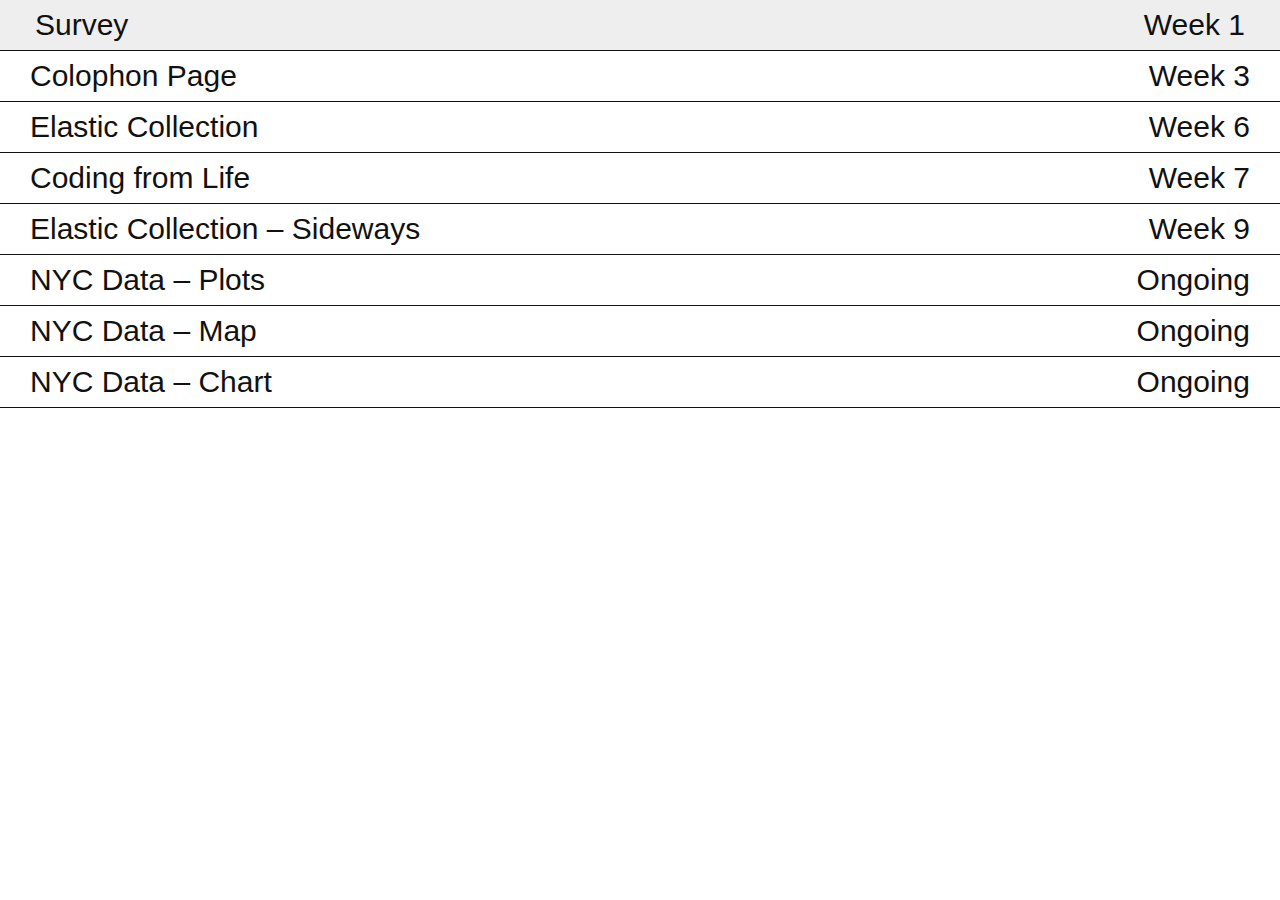
<file: index.html>
<!DOCTYPE html>
<html lang="en">
<head>
  <meta charset="UTF-8">
  <meta http-equiv="X-UA-Compatible" content="IE=edge">
  <meta name="viewport" content="width=device-width, initial-scale=1.0">
  <link rel="stylesheet" href="reset.css">
  <link rel="stylesheet" href="style.css">
  <title>Core 2 Portfolio</title>
</head>
<body>
  <ul>
    <li>
      <a href="week-1/index.html"></a>
      <span class="work-title">Survey</span>
      <span class="work-week">Week 1</span>
    </li>
    <li>
      <a href="colophon/index.html"></a>
      <span class="work-title">Colophon Page</span>
      <span class="work-week">Week 3</span>
    </li>
    <li>
      <a href="project-2/index.html"></a>
      <span class="work-title">Elastic Collection</span>
      <span class="work-week">Week 6</span>
    </li>
		<li>
      <a href="coding-from-life/index.html"></a>
      <span class="work-title">Coding from Life</span>
      <span class="work-week">Week 7</span>
    </li>
		<li>
      <a href="project-2-sideways/index.html"></a>
      <span class="work-title">Elastic Collection – Sideways</span>
      <span class="work-week">Week 9</span>
    </li>
		<li>
      <a href="project-3/index.html"></a>
      <span class="work-title">NYC Data – Plots</span>
      <span class="work-week">Ongoing</span>
    </li>
		<li>
      <a href="project-3-map/index.html"></a>
      <span class="work-title">NYC Data – Map</span>
      <span class="work-week">Ongoing</span>
    </li>
		<li>
      <a href="project-3-chart/index.html"></a>
      <span class="work-title">NYC Data – Chart</span>
      <span class="work-week">Ongoing</span>
    </li>
  </ul>
</body>
</html>
</file>
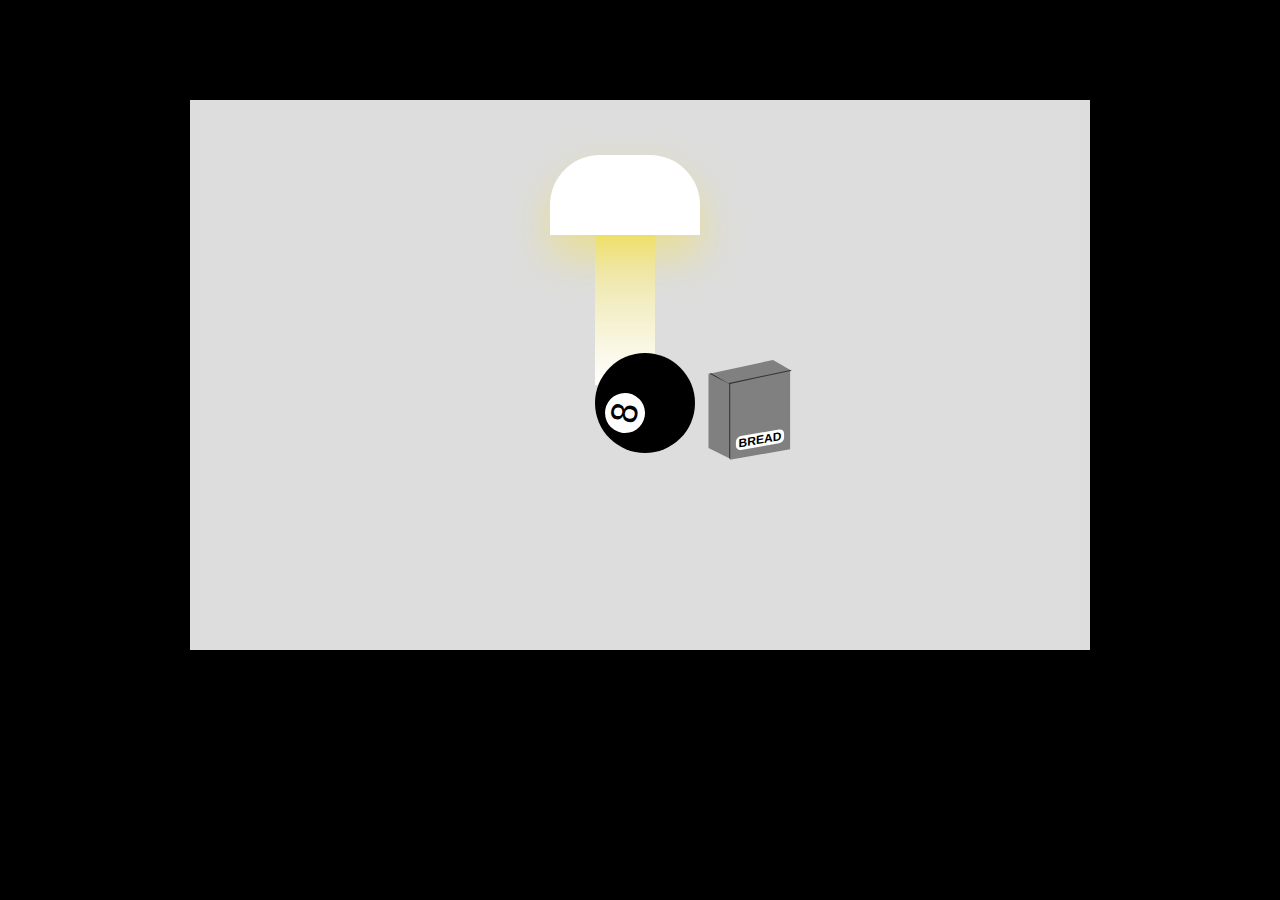
<file: coding-from-life/index.html>
<!DOCTYPE html>
<html>

<head>
	<title>Coding from Life</title>
	<meta charset="utf-8" />
	<link rel="stylesheet" href="base.css" type="text/css" />
	<link rel="stylesheet" href="styles.css" type="text/css" />
</head>

<body>

  <div class="canvas">

		<div id="lamp">
			<div id="lamp-top"></div>
			<div id="lamp-base"></div>
			<div id="lamp-glow"></div>
		</div>

		<div id="magic8ball"></div>

		<div id="bread">
			<div id="bread-label">BREAD</div>
		</div>

  </div>

</body>

</html>
</file>
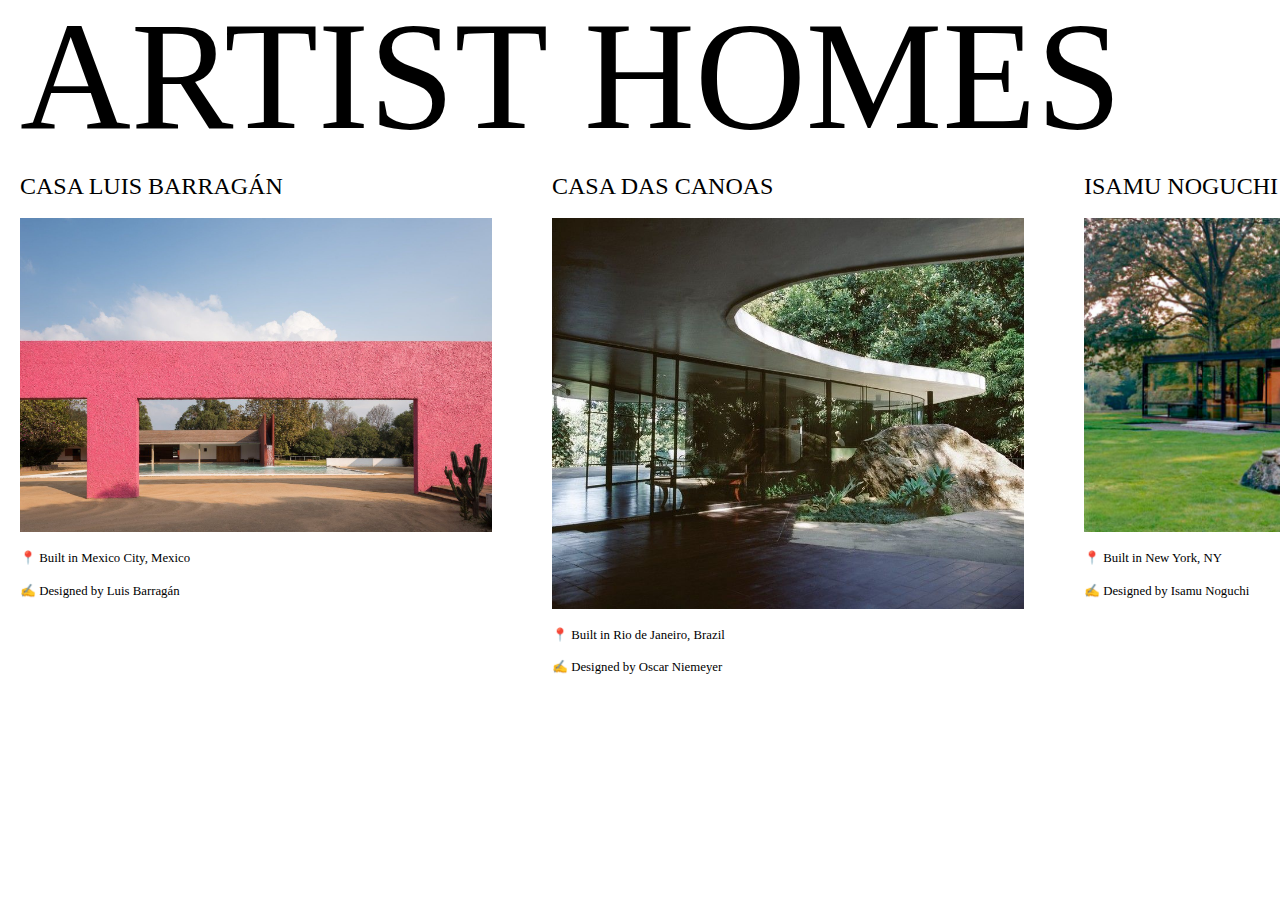
<file: project-2-sideways/index.html>
<!DOCTYPE html>
<html lang="en">
<head>
    <meta charset="UTF-8">
    <meta http-equiv="X-UA-Compatible" content="IE=edge">
    <meta name="viewport" content="width=device-width, initial-scale=1.0">
    <title> Artist Homes</title>
    <link href="assets/reset.css" rel="stylesheet">
    <link href="assets/styles.css" rel="stylesheet">
    <script defer src="assets/scripts.js"></script>
</head>
<body>
    <h1>Artist Homes</h1>
    <ul id="collection"></ul>
</body>
</html>
</file>
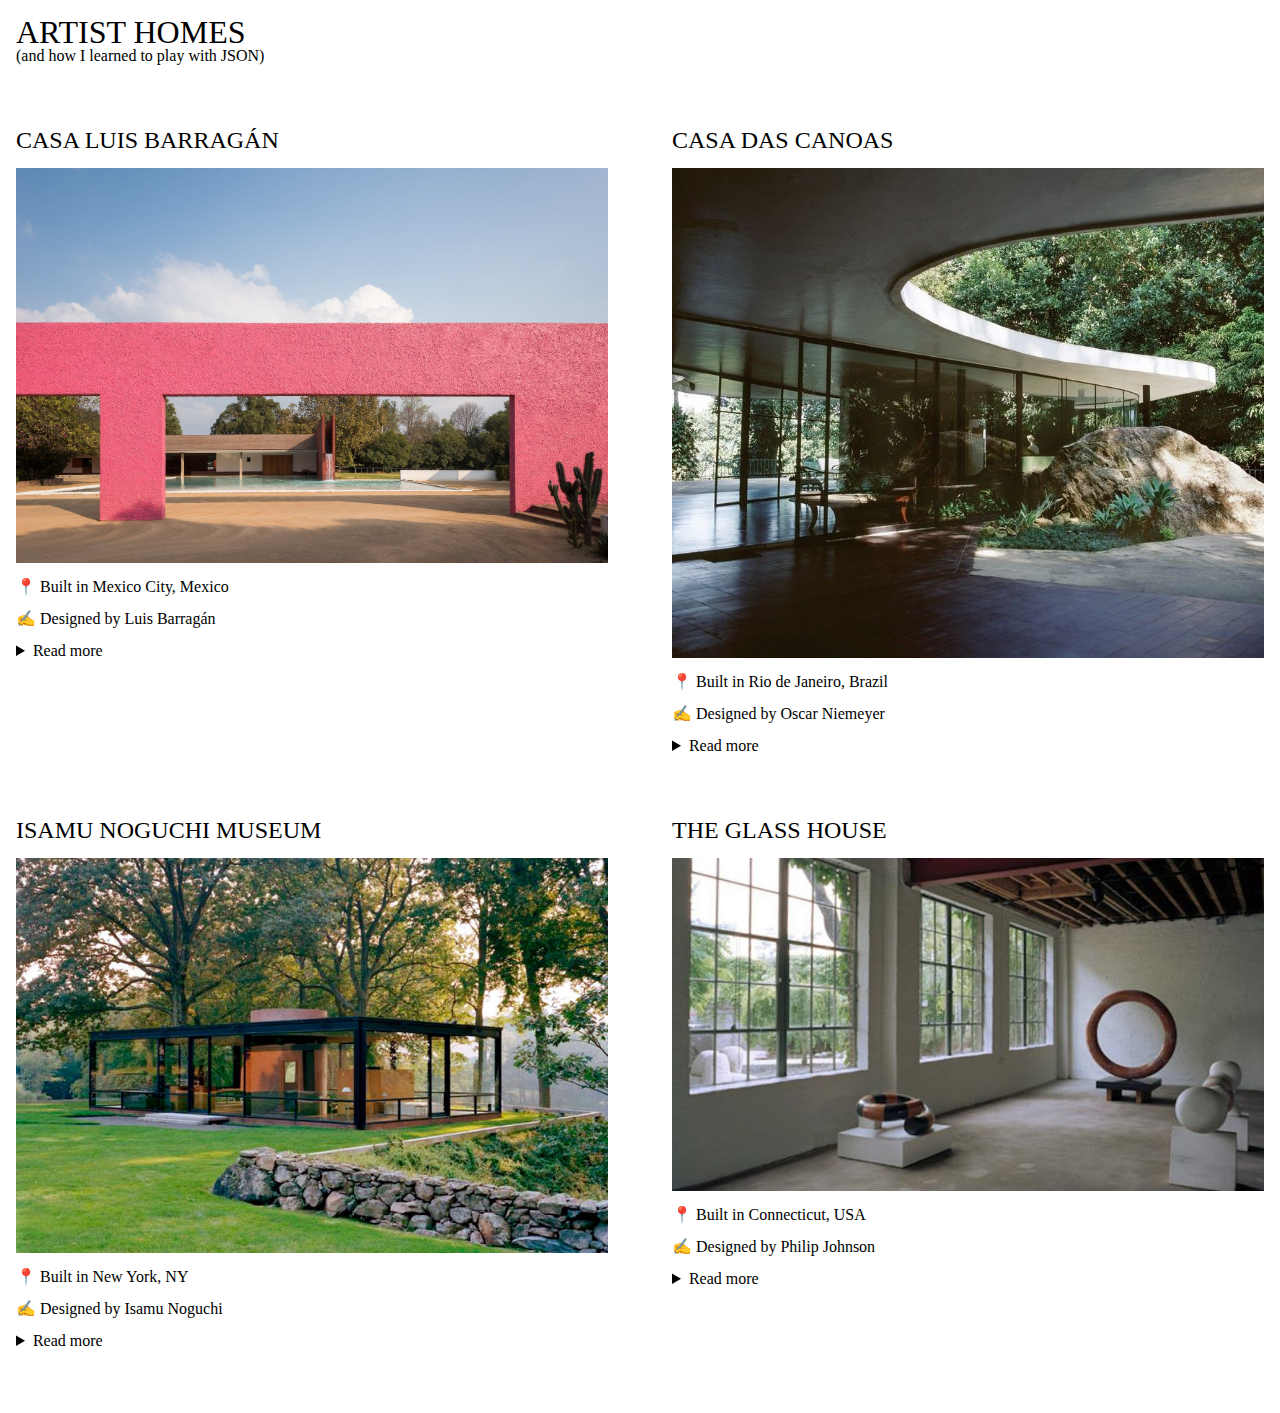
<file: project-2/index.html>
<!DOCTYPE html>
<html lang="en">
<head>
    <meta charset="UTF-8">
    <meta http-equiv="X-UA-Compatible" content="IE=edge">
    <meta name="viewport" content="width=device-width, initial-scale=1.0">
    <title> Artist Homes</title>
    <link href="assets/reset.css" rel="stylesheet">
    <link href="assets/styles.css" rel="stylesheet">
    <script defer src="assets/scripts.js"></script>
</head>
<body>
    <h1>Artist Homes</h1>
    <p>(and how I learned to play with JSON)</p>
    <ul id="collection"></ul>
</body>
</html>
</file>
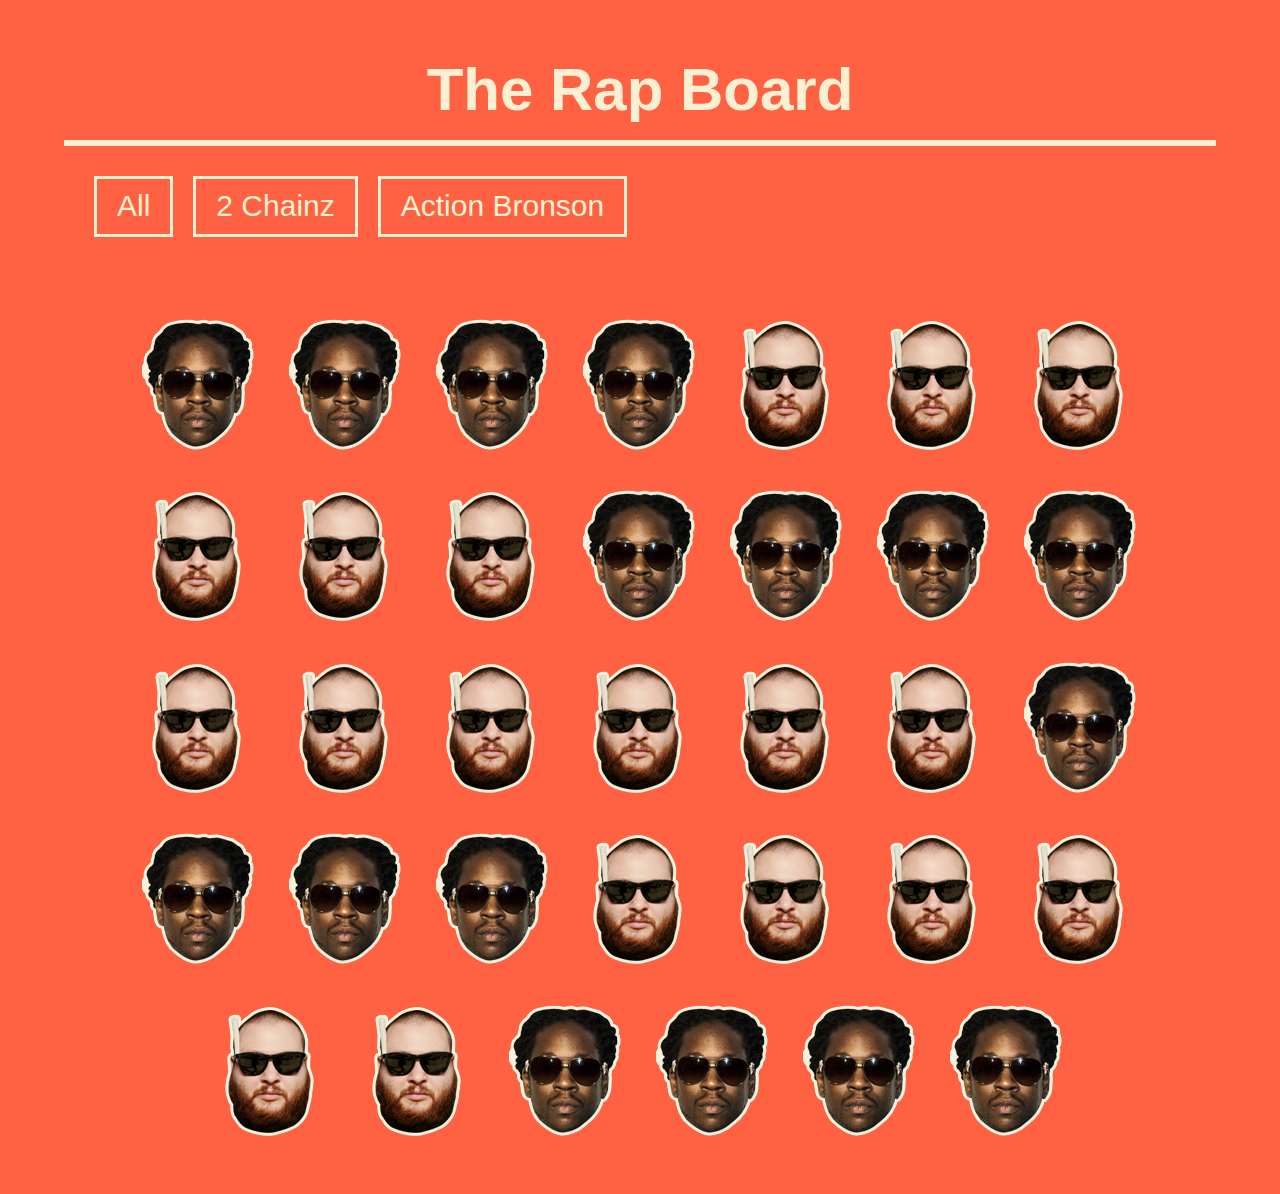
<file: rappers/index.html>
<!DOCTYPE html>
<html lang="en">
<head>
    <meta charset="UTF-8">
    <meta http-equiv="X-UA-Compatible" content="IE=edge">
    <meta name="viewport" content="width=device-width, initial-scale=1.0">
    <title>The Rap Board</title>
    <link rel="stylesheet" href="reset.css">
    <link rel="stylesheet" href="style.css">
    <script defer src="script.js"></script>
</head>
<body>


    <main>

        <header>
            <h1>The Rap Board</h1>
        </header>

        <nav>
            <button class="filter-button" data-filter="All">All</button>
            <button class="filter-button" data-filter="2 Chainz">2 Chainz</button>
            <button class="filter-button" data-filter="Action Bronson">Action Bronson</button>
        </nav>
        
        <section class="grid">
            <button class="grid-item" data-filter="2 Chainz">
                <img src="media/2chainz.png" alt="2 Chainz">
                <audio src="media/2chainz.ogg"></audio>
            </button>
            <button class="grid-item" data-filter="2 Chainz">
                <img src="media/2chainz.png" alt="2 Chainz">
                <audio src="media/2chainz.ogg"></audio>
            </button>
            <button class="grid-item" data-filter="2 Chainz">
                <img src="media/2chainz.png" alt="2 Chainz">
                <audio src="media/2chainz.ogg"></audio>
            </button>
            <button class="grid-item" data-filter="2 Chainz">
                <img src="media/2chainz.png" alt="2 Chainz">
                <audio src="media/2chainz.ogg"></audio>
            </button>
            <button class="grid-item" data-filter="Action Bronson">
                <img src="media/actionbronson.png" alt="Action Bronson">
                <audio src="media/actionbronson.ogg"></audio>
            </button>
            <button class="grid-item" data-filter="Action Bronson">
                <img src="media/actionbronson.png" alt="Action Bronson">
                <audio src="media/actionbronson.ogg"></audio>
            </button>
            <button class="grid-item" data-filter="Action Bronson">
                <img src="media/actionbronson.png" alt="Action Bronson">
                <audio src="media/actionbronson.ogg"></audio>
            </button>
            <button class="grid-item" data-filter="Action Bronson">
                <img src="media/actionbronson.png" alt="Action Bronson">
                <audio src="media/actionbronson.ogg"></audio>
            </button>
            <button class="grid-item" data-filter="Action Bronson">
                <img src="media/actionbronson.png" alt="Action Bronson">
                <audio src="media/actionbronson.ogg"></audio>
            </button>
            <button class="grid-item" data-filter="Action Bronson">
                <img src="media/actionbronson.png" alt="Action Bronson">
                <audio src="media/actionbronson.ogg"></audio>
            </button>
            <button class="grid-item" data-filter="2 Chainz">
                <img src="media/2chainz.png" alt="2 Chainz">
                <audio src="media/2chainz.ogg"></audio>
            </button>
            <button class="grid-item" data-filter="2 Chainz">
                <img src="media/2chainz.png" alt="2 Chainz">
                <audio src="media/2chainz.ogg"></audio>
            </button>
            <button class="grid-item" data-filter="2 Chainz">
                <img src="media/2chainz.png" alt="2 Chainz">
                <audio src="media/2chainz.ogg"></audio>
            </button>
            <button class="grid-item" data-filter="2 Chainz">
                <img src="media/2chainz.png" alt="2 Chainz">
                <audio src="media/2chainz.ogg"></audio>
            </button>
            <button class="grid-item" data-filter="Action Bronson">
                <img src="media/actionbronson.png" alt="Action Bronson">
                <audio src="media/actionbronson.ogg"></audio>
            </button>
            <button class="grid-item" data-filter="Action Bronson">
                <img src="media/actionbronson.png" alt="Action Bronson">
                <audio src="media/actionbronson.ogg"></audio>
            </button>
            <button class="grid-item" data-filter="Action Bronson">
                <img src="media/actionbronson.png" alt="Action Bronson">
                <audio src="media/actionbronson.ogg"></audio>
            </button>
            <button class="grid-item" data-filter="Action Bronson">
                <img src="media/actionbronson.png" alt="Action Bronson">
                <audio src="media/actionbronson.ogg"></audio>
            </button>
            <button class="grid-item" data-filter="Action Bronson">
                <img src="media/actionbronson.png" alt="Action Bronson">
                <audio src="media/actionbronson.ogg"></audio>
            </button>
            <button class="grid-item" data-filter="Action Bronson">
                <img src="media/actionbronson.png" alt="Action Bronson">
                <audio src="media/actionbronson.ogg"></audio>
            </button>
            <button class="grid-item" data-filter="2 Chainz">
                <img src="media/2chainz.png" alt="2 Chainz">
                <audio src="media/2chainz.ogg"></audio>
            </button>
            <button class="grid-item" data-filter="2 Chainz">
                <img src="media/2chainz.png" alt="2 Chainz">
                <audio src="media/2chainz.ogg"></audio>
            </button>
            <button class="grid-item" data-filter="2 Chainz">
                <img src="media/2chainz.png" alt="2 Chainz">
                <audio src="media/2chainz.ogg"></audio>
            </button>
            <button class="grid-item" data-filter="2 Chainz">
                <img src="media/2chainz.png" alt="2 Chainz">
                <audio src="media/2chainz.ogg"></audio>
            </button>
            <button class="grid-item" data-filter="Action Bronson">
                <img src="media/actionbronson.png" alt="Action Bronson">
                <audio src="media/actionbronson.ogg"></audio>
            </button>
            <button class="grid-item" data-filter="Action Bronson">
                <img src="media/actionbronson.png" alt="Action Bronson">
                <audio src="media/actionbronson.ogg"></audio>
            </button>
            <button class="grid-item" data-filter="Action Bronson">
                <img src="media/actionbronson.png" alt="Action Bronson">
                <audio src="media/actionbronson.ogg"></audio>
            </button>
            <button class="grid-item" data-filter="Action Bronson">
                <img src="media/actionbronson.png" alt="Action Bronson">
                <audio src="media/actionbronson.ogg"></audio>
            </button>
            <button class="grid-item" data-filter="Action Bronson">
                <img src="media/actionbronson.png" alt="Action Bronson">
                <audio src="media/actionbronson.ogg"></audio>
            </button>
            <button class="grid-item" data-filter="Action Bronson">
                <img src="media/actionbronson.png" alt="Action Bronson">
                <audio src="media/actionbronson.ogg"></audio>
            </button>
            <button class="grid-item" data-filter="2 Chainz">
                <img src="media/2chainz.png" alt="2 Chainz">
                <audio src="media/2chainz.ogg"></audio>
            </button>
            <button class="grid-item" data-filter="2 Chainz">
                <img src="media/2chainz.png" alt="2 Chainz">
                <audio src="media/2chainz.ogg"></audio>
            </button>
            <button class="grid-item" data-filter="2 Chainz">
                <img src="media/2chainz.png" alt="2 Chainz">
                <audio src="media/2chainz.ogg"></audio>
            </button>
            <button class="grid-item" data-filter="2 Chainz">
                <img src="media/2chainz.png" alt="2 Chainz">
                <audio src="media/2chainz.ogg"></audio>
            </button>

        </section>

    </main>

</body>
</html>
</file>
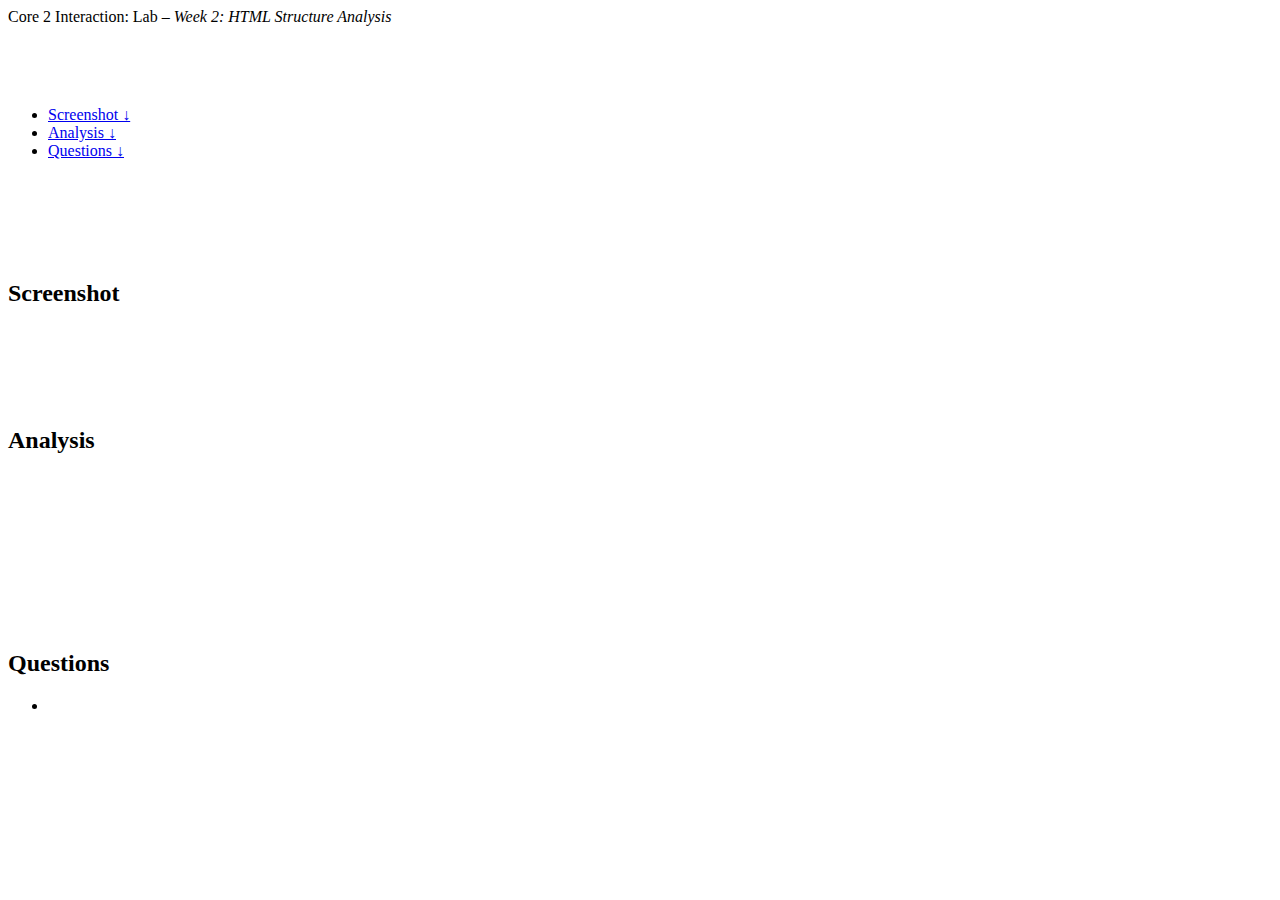
<file: colophon/html-css-structure-analysis.html>
<!DOCTYPE html>
<html>
  <head>
    <meta charset="utf-8">

    <title>Html Structure Analysis</title>

    <!-- Adds: an internal stylesheet. -->
    <style>
      section { margin-top: 120px; }
      #table-of-contents { margin: 80px 0; }
      .flex {
        display: flex;
        flex-wrap: wrap;
        gap: 40px;
      }
    </style>
  </head>
  <body>
    <header>
      Core 2 Interaction: Lab –&nbsp;<em>Week 2: HTML Structure Analysis</em>
    </header>
    <section id="table-of-contents">
      <ul>
        <li><a href="#screenshot">Screenshot ↓</a></li>
        <li><a href="#analysis">Analysis ↓</a></li>
        <li><a href="#questions">Questions ↓</a></li>
      </ul>
    </section>
    <section id="screenshot">
      <h2>Screenshot</h2>
      <!-- TODO: Add image tag with src attribute references your screenshot. -->
    </section>
    <section id="analysis">
      <h2>Analysis</h2>
      <div class="flex">
        <div>
          <pre id="analysis--simplified-html">
          <!-- TODO: Replace with your version of a simplified structure -->
          </pre>
        </div>
        <div id="analysis--text">
          <!-- TODO: <p>Write a response!</p> -->
        </div>
      </div>
    </section>
    <section id="analysis--questions">
      <h2>Questions</h2>
      <ul>
        <li>
          <!-- TODO: Ask some questions! -->
        </li>
      </ul>
    </section>
  </body>
</html>
</file>
<file: style.css>
body {
    font-family: sans-serif;
    font-size: 30px;
    font-weight: 100;
    color: #111;
}

li {
    position: relative;
    display: inline-block;
    width: 100%;
    padding: 10px 30px;
    border-bottom: 1px solid currentColor;
    display: flex;
    justify-content: space-between;
    align-items: center;
    transition: background-color .3s;
}

li:hover {
    background-color: #eee;
}

li a {
   position: absolute;
   top: 0;
   left: 0;
   right: 0;
   bottom: 0;
	 z-index: 1;
}

.work-title,
.work-week {
    transition: transform .3s;
}

li:hover .work-title {
    transform: translateX(5px);
}

li:hover .work-week {
    transform: translateX(-5px);
}
</file>
<file: coding-from-life/base.css>
* {
	box-sizing: border-box;
}

body {
	background: black;
	margin: 0;
}

.canvas {
	max-width: 900px;
	height: 550px;
	margin: 100px auto;
	background: #ddd;
	position: relative;
}
</file>
<file: coding-from-life/styles.css>
#lamp {
    position: absolute;
    left: 40%;
    top: 10%;
    /* store once in a variable so that we don't repeat ourselves (and only need to edit once) */
    --color-glow: rgba(255, 226, 0, 34%);
}

    #lamp-top {
        background-color: #FFF;
        width: 150px;
        height: 80px;
        border-top-left-radius: 50px;
        border-top-right-radius: 50px;
        filter: drop-shadow(0 20px 20px var(--color-glow));
    }

    #lamp-base {
        position: absolute;
        left: 50%;
        /* to center perfectly, move to the left by half of lamp base's width */
        transform: translateX(-50%);
        background: linear-gradient(var(--color-glow), white);
        width: 60px;
        height: 150px;
    }


    #lamp-glow {
        position: absolute;
        /* start at end of lamp top */
        top: 80px;
        width: 150px;
        height: 400px;
        /* box-shadow: 0px 40px 34px rgba(255,200,0,.5); */
        z-index: 1;
    }


/* selectors can't start with numbers */
#magic8ball {
    position: absolute;
    background-color: black;
    left: 45%;
    top: 46%;
    border-radius: 50%;
    width: 100px;
    height: 100px;
}


    /* add psuedo element for 8ball so that we don't need an extra div */
    #magic8ball::after {
        /* add content for "8" within the 8ball, though content can always be left empty like "" */
        content: "8";
        font-size: 35px;
        font-family: monospace;
        position: absolute;
        left: 10%;
        bottom: 20%;
        /* create inner white circle */
        width: 40px;
        height: 40px;
        background-color: white;
        color: black;
        border-radius: 50%;
        /* center text within circle using flexbox */
        display: flex;
        align-items: center;
        justify-content: center;
        /* rotate the 8ball */
        transform: rotate(-80deg);
    }


    #bread {
        position: absolute;
        left: 60%;
        top: 50%;
        width: 60px;
        height: 80px;
        background-color: gray;
        /* play around with perspective */
        transform: skew(-5deg, -5deg) rotate(-5deg);
    }

        
        /* create side of bottle */
        #bread::after {
            content: "";
            position: absolute;
            bottom: 2px;
            left: 0;
            background-color: inherit;
            width: 20px;
            height: 88px;
            transform: translateX(-100%) skew(14deg, 25deg) rotate(14deg);
            border-right: #333 1px solid;
        }

        /* create top of bottle */
        #bread::before {
            content: "";
            position: absolute;
            top: 2px;
            right: 1px;
            background-color: inherit;
            width: 75px;
            height: 13px;
            transform: translateY(-100%) skew(50deg, 6deg) rotate(-8deg);
            border-bottom: #333 1px solid;
            border-left: #333 2px solid;
        }

        #bread-label {
            position: absolute;
            bottom: 10%;
            font-family: arial;
            font-weight: 800;
            background-color: white;
            /* position in center */
            text-align: center;
            left: 10%;
            right: 10%;
            font-size: 12px;
            margin: 0 auto;
            border-radius: 5px;
        }
</file>
<file: project-2-sideways/assets/styles.css>
:root {
	--spacing: 20px;
}

html {
	overflow: hidden;
}

body {
	font-family: Verdana;
	font-weight: 100;
	cursor: crosshair;
    width: 100%;
    /* take up only the viewport height available */
	display: flex;
	flex-direction: column;
	height: 100vh;
	/* overflow only on the x-axis */
	overflow-y: hidden;
	overflow-x: auto;
}

body * {
	font-weight: 100;
}

h1 {
	text-transform: uppercase;
	/* text size responsive to viewport width */
	font-size: 12vw;
	padding-left: var(--spacing);
	position: sticky;
	left: 0;
	width: 100%;
}

ul {
	flex: 1;
	display: flex;
	white-space: nowrap;
	gap: var(--spacing);
	list-style: none;
}

li {
	display: flex;
	flex-direction: column;
	gap: var(--spacing);
	flex: none;
	padding: var(--spacing);
	max-width: 40vw;
	/* return to normal line breaking */
	white-space: normal;
	/* for responsive image height */
	height: calc(100vh - 12vw);
}

p  {
	font-size: Max(1vw, 12px);
}

.color-blue {
	color: blue;
}

.color-red {
	color: blue;
}

.image-wrapper {
	/* position: relative; for lightbox positioning */
	position: relative;
	/* overflow: hidden; for responsive image height */
	overflow: hidden;
}

/* for responsive image height */
.image-wrapper img {
	display: block;
	max-width: 100%;
	max-height: 100%;
}

.lightbox {
	background-color: aliceblue;
	padding: 10px 15px;
	border-radius: 10px;
	overflow: hidden;
	/* position it dead center */
	position: absolute;
	top: 50%;
	left: 50%;
	transform: translate(-50%, calc(-50% + 20px));
	/* default states prior to transition/animation */
	opacity: 0;
	filter: blur(10px);
	/* transition everything. not performant but it's convenient */
	transition: .3s;
}

.lightbox-enabled .lightbox {
	opacity: 1;
	filter: blur(0);
	transform: translate(-50%, -50%);
}

@media (max-width: 600px) {
	ul {
		grid-template-columns: 1fr;
	}
}
</file>
<file: project-2/assets/styles.css>
/* Just to make the demo easier to work with. */

:root {
	--spacing: 1em;
}

body {
	font-family: Verdana;
	font-weight: 100;
	padding: var(--spacing) var(--spacing) calc(4 * var(--spacing));
	cursor: crosshair;
}

body * {
	font-weight: 100;
}

h1 {
	text-transform: uppercase;
	font-size: 200%;
}

ul {
	display: grid;
	grid-template-columns: 1fr 1fr;
	gap: calc(4 * var(--spacing));
	margin-top: calc(4 * var(--spacing));
	list-style: none;
}

li {
	display: flex;
	flex-direction: column;
	gap: var(--spacing);
}

summary {
	cursor: pointer;
}

@media (max-width: 600px) {
	ul {
		grid-template-columns: 1fr;
	}
}
</file>
<file: rappers/style.css>
@keyframes jiggle {
    0% {
        transform: rotate(0);
    }
    20% {
        transform: rotate(-6deg);
    }
    40% {
        transform: rotate(6deg);
    }
    60% {
        transform: rotate(-3deg);
    }
    80% {
        transform: rotate(3deg);
    }
    100% {
        transform: rotate(0);
    }
}

:root {
    --color: #fdf0d2;
}


body {
    background-color: rgb(255, 98, 66);
    color: var(--color);
    font-family: sans-serif;
    font-size: 30px;
}

main {
    max-width: 90%;
    margin: 40px auto;
}

header {
    display: flex;
    justify-content: center;
    align-items: center;
    border-bottom: 6px solid currentColor;
    padding: 20px;
}

nav {
    padding: 30px;
    display: flex;
    gap: 20px;
}

.filter-button {
    border: 3px solid currentColor;
    padding: 10px 20px;
    cursor: pointer;
}

.grid {
    display: flex;
    flex-wrap: wrap;
    justify-content: center;
    margin-top: 50px;
    gap: 20px;
}

.grid-item {
    background-color: transparent;
    border: none;
    cursor: pointer;
}

.is-hidden {
    display: none;
}

.jiggle {
    animation-name: jiggle;
    animation-duration: 1.2s;
    animation-fill-mode: both;
}
</file>
